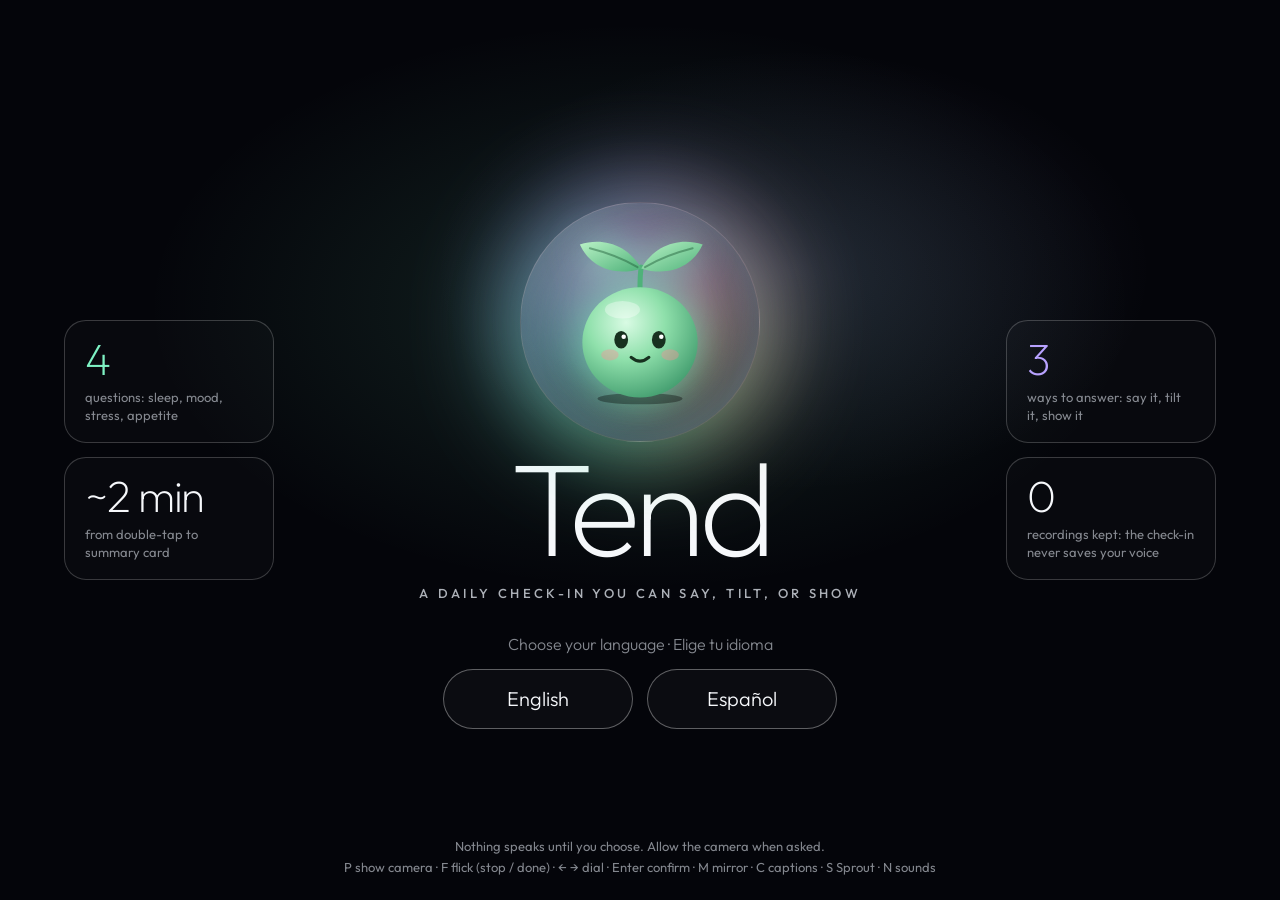
<file: hud.html>
<!doctype html>
<html lang="en">
<head>
<meta charset="utf-8">
<meta name="viewport" content="width=device-width, initial-scale=1">
<title>Tend HUD</title>
<link rel="preconnect" href="https://fonts.googleapis.com">
<link rel="preconnect" href="https://fonts.gstatic.com" crossorigin>
<link href="https://fonts.googleapis.com/css2?family=Outfit:wght@200;300;400;500;600&display=swap" rel="stylesheet">
<style>
  :root {
    --bg: #04050a;
    --ink: #f6f8fb; --dim: rgba(232,238,246,.74); --quiet: rgba(232,238,246,.56);
    --glass: rgba(8,10,16,.72); --glass-hi: rgba(12,15,24,.8);
    --line: rgba(255,255,255,.20); --line-hi: rgba(255,255,255,.34);
    --mint: #7ef2c4; --mint-soft: rgba(126,242,196,.16);
    --violet: #b8a2ff; --violet-soft: rgba(184,162,255,.16);
    --accent: var(--mint);
    --good: #8ff0b5; --mid: #ffd58a; --flag: #ff9f9f; --live: #ff6b6b;
    --r-lg: 26px; --r-md: 18px;
    --font: "Outfit", ui-sans-serif, -apple-system, "SF Pro Display", "Segoe UI", system-ui, "Helvetica Neue", Arial, sans-serif;
  }
  * { box-sizing: border-box; margin: 0; }
  html, body { height: 100%; background: var(--bg); color: var(--ink);
    font: 400 15px/1.4 var(--font); overflow: hidden; -webkit-font-smoothing: antialiased; }
  video { position: fixed; inset: 0; width: 100%; height: 100%; object-fit: cover; }
  video.mirror { transform: scaleX(-1); }
  /* darkens edges so the glass panels always sit on a calmer area of the frame */
  .vignette { position: fixed; inset: 0; pointer-events: none;
    background:
      radial-gradient(ellipse at center, transparent 50%, rgba(2,3,8,.62) 100%),
      linear-gradient(180deg, rgba(2,3,8,.42) 0, transparent 120px, transparent calc(100% - 170px), rgba(2,3,8,.5) 100%); }
  .glass { background: var(--glass); backdrop-filter: blur(22px) saturate(1.35);
    -webkit-backdrop-filter: blur(22px) saturate(1.35); border: 1px solid var(--line); border-radius: var(--r-lg);
    box-shadow: inset 0 1px 0 rgba(255,255,255,.08), 0 10px 40px rgba(0,0,0,.28); }

  /* ---------------------------------------------------------------- top bar */
  .top { position: fixed; top: 18px; left: 18px; right: 18px; display: flex; gap: 10px; align-items: center; }
  .brand { padding: 7px 18px 7px 8px; display: flex; align-items: center; gap: 10px; border-radius: 999px;
    font-size: 20px; font-weight: 300; letter-spacing: .01em; }
  .brand .mark { width: 30px; height: 30px; border-radius: 50%; display: grid; place-items: center;
    background: radial-gradient(circle at 35% 30%, #e6fff2, #7ef2c4 45%, #2f9c74); box-shadow: 0 0 18px rgba(126,242,196,.5); }
  .brand .mark svg { width: 16px; height: 16px; }
  .brand small { font-size: 13px; font-weight: 400; color: var(--quiet); }
  .pill { padding: 9px 16px; display: flex; align-items: center; gap: 9px; font-size: 14px; color: var(--dim);
    border-radius: 999px; transition: border-color .25s, color .25s; }
  .dot { width: 9px; height: 9px; border-radius: 50%; background: #6b7380; flex: none; }
  .pill.on { color: var(--ink); border-color: rgba(255,107,107,.55); }
  .pill.on .dot { background: var(--live); box-shadow: 0 0 0 0 rgba(255,107,107,.7); animation: pulse 1.4s infinite; }
  @keyframes pulse { 70% { box-shadow: 0 0 0 9px rgba(255,107,107,0); } 100% { box-shadow: 0 0 0 0 rgba(255,107,107,0); } }
  .spacer { flex: 1; }
  .dash { color: var(--ink); text-decoration: none; }
  .dash:hover, .dash:focus-visible { border-color: var(--mint); box-shadow: 0 0 22px rgba(126,242,196,.25); outline: none; }
  .ico { width: 15px; height: 15px; flex: none; stroke: currentColor; fill: none; stroke-width: 1.6;
    stroke-linecap: round; stroke-linejoin: round; opacity: .85; }
  select { background: transparent; color: var(--ink); border: 0; font: inherit; font-size: 14px; max-width: 220px; outline: none; }
  select option { color: #000; }
  .conn .dot { background: var(--mid); }
  .conn.ok .dot { background: var(--good); box-shadow: 0 0 10px rgba(143,240,181,.7); }

  /* ---------------------------------------------------------------- topic rail */
  .rail { position: fixed; left: 18px; top: 50%; transform: translateY(-58%); padding: 10px; width: 232px; }
  .topic { display: flex; align-items: center; gap: 11px; padding: 10px 12px; border-radius: var(--r-md);
    color: var(--dim); font-size: 16px; font-weight: 400; text-transform: capitalize; border: 1px solid transparent; }
  .topic + .topic { margin-top: 2px; }
  .topic .n { width: 26px; height: 26px; border-radius: 50%; border: 1px solid var(--line-hi); flex: none;
    display: grid; place-items: center; font-size: 13px; font-weight: 300; }
  .topic .lvl { margin-left: auto; font-size: 13px; text-transform: none; white-space: nowrap; color: var(--quiet); }
  .topic.now { background: var(--mint-soft); border-color: rgba(126,242,196,.45); color: var(--ink); }
  .topic.now .n { border-color: var(--mint); color: var(--mint); box-shadow: 0 0 12px rgba(126,242,196,.45); }
  .topic.done { color: var(--ink); }
  .topic.done .n { background: var(--mint); color: #062317; border-color: transparent; font-weight: 600; }
  /* tone is carried by a glyph + the level word, not colour alone */
  .lvl.good { color: var(--good); } .lvl.mid { color: var(--mid); }
  .lvl.flag { color: var(--flag); padding: 1px 8px; border: 1px solid rgba(255,159,159,.55); border-radius: 999px; }
  .lvl.good::before { content: "● "; font-size: 9px; vertical-align: 2px; }
  .lvl.mid::before { content: "◐ "; font-size: 10px; vertical-align: 1px; }
  .lvl.flag::before { content: "! "; font-weight: 600; }
  .topic .cam { display: inline-flex; color: var(--violet); }

  /* ---------------------------------------------------------------- cards */
  .cards { position: fixed; right: 18px; top: 82px; bottom: 172px; width: 320px; display: flex;
    flex-direction: column; gap: 10px; overflow: hidden; }
  .card { padding: 14px 18px 15px; border-radius: 22px; box-shadow: inset 0 1px 0 rgba(255,255,255,.08); animation: in .35s ease-out both;
    transition: opacity .25s, transform .25s, border-color .25s; flex: none; }
  .card.sel { border-color: rgba(126,242,196,.7); box-shadow: inset 0 0 0 1px rgba(126,242,196,.35), inset 0 0 26px rgba(126,242,196,.12); }
  .card h3 { display: flex; align-items: center; gap: 8px; font-size: 13px; font-weight: 500; color: var(--dim);
    margin-bottom: 4px; }
  .card h3::before { content: ""; width: 7px; height: 7px; border-radius: 50%; background: var(--mint); box-shadow: 0 0 10px var(--mint); }
  .card.camera h3::before { background: var(--violet); box-shadow: 0 0 10px var(--violet); }
  .card.alert { border-color: rgba(255,159,159,.6); background: rgba(40,10,14,.7); }
  .card.alert h3 { color: var(--flag); }
  .card.alert h3::before { background: var(--flag); box-shadow: 0 0 10px var(--flag); }
  .card p { color: var(--ink); font-size: 15px; font-weight: 400; line-height: 1.35; }
  .card p.big { font-size: 30px; font-weight: 200; line-height: 1.1; letter-spacing: -.01em; }
  .card .meta { margin-top: 7px; font-size: 13px; color: var(--quiet); }
  @keyframes in { from { opacity: 0; transform: translateX(16px); } }

  /* ---------------------------------------------------------------- wrist dial */
  .dial { position: fixed; left: 50%; top: 50%; transform: translate(-50%, -50%);
    width: min(580px, calc(100vw - 720px)); min-width: 440px; padding: 20px 20px 18px; text-align: center; display: none;
    border-radius: 30px; background: var(--glass-hi); }
  .dial.show { display: block; animation: dialIn .3s ease-out both; }
  .dial.paused .opts { opacity: .35; filter: saturate(.4); transition: opacity .2s; }
  .dial.paused .opt.fill::before { animation: none; transform: scaleX(0); }
  @keyframes dialIn { from { opacity: 0; transform: translate(-50%, -46%); } }
  .dial .q { color: var(--dim); font-size: 15px; margin-bottom: 14px; }
  /* typed answer ("tell me more" → type it) */
  .typebox { position: fixed; left: 50%; top: 50%; transform: translate(-50%, -50%); z-index: 6;
    width: min(580px, calc(100vw - 720px)); min-width: 440px; padding: 20px; border-radius: 30px;
    background: var(--glass-hi); display: none; text-align: center; }
  .typebox.show { display: block; animation: dialIn .3s ease-out both; }
  .typebox .q { color: var(--ink); font-size: 17px; margin-bottom: 12px; }
  .typebox textarea { width: 100%; box-sizing: border-box; resize: none; font: inherit; font-size: 18px; line-height: 1.4;
    color: var(--ink); background: rgba(255,255,255,.05); border: 1px solid var(--mint); border-radius: 18px;
    padding: 14px 16px; outline: none; }
  .typebox .hint { margin-top: 10px; font-size: 12.5px; color: var(--quiet); }
  .opts { display: flex; gap: 8px; }
  .opt { flex: 1; padding: 16px 6px 17px; border-radius: 20px; border: 1px solid var(--line); color: var(--dim);
    font-size: 26px; font-weight: 200; letter-spacing: -.01em; text-transform: capitalize;
    transition: all .15s; position: relative; overflow: hidden; }
  .opt span { position: relative; }
  .opt.fill::before { content: ""; position: absolute; inset: 0;
    background: linear-gradient(90deg, rgba(126,242,196,.18), rgba(126,242,196,.42));
    transform-origin: left; animation: fill var(--dwell) linear forwards; }
  .opt.skip { flex: .72; border-style: dashed; font-size: 15px; font-weight: 400; text-transform: none; align-self: stretch;
    display: grid; place-items: center; }
  .opt.hot { border-color: var(--mint); color: var(--ink); background: var(--mint-soft); transform: scale(1.04);
    box-shadow: 0 0 26px rgba(126,242,196,.28); font-weight: 300; }
  .opt.chosen { border-color: var(--good); color: #fff; background: rgba(143,240,181,.34); transform: scale(1.08);
    box-shadow: 0 0 34px rgba(143,240,181,.5); font-weight: 300; }
  @keyframes fill { from { transform: scaleX(0); } to { transform: scaleX(1); } }
  .dial .hint { margin-top: 14px; font-size: 13px; color: var(--quiet); }

  /* ---------------------------------------------------------------- captions */
  .caps { position: fixed; left: 50%; bottom: 22px; transform: translateX(-50%); width: min(760px, calc(100vw - 540px));
    min-width: 420px; display: flex; flex-direction: column; gap: 8px; align-items: center; }
  .cap { padding: 11px 20px 12px; max-width: 100%; border-radius: 22px; font-size: 18px; font-weight: 300;
    line-height: 1.35; animation: in .25s ease-out both; }
  .cap b { font-size: 13px; font-weight: 500; margin-right: 10px; color: var(--violet); vertical-align: 1px; }
  .cap.you b { color: var(--mint); }

  /* ---------------------------------------------------------------- wrist meter + shutter */
  .wrist { position: fixed; left: 18px; bottom: 22px; padding: 12px 16px 13px; font-size: 13px; color: var(--dim);
    width: 232px; border-radius: 22px; }
  .wrist .row { display: flex; justify-content: space-between; gap: 8px; }
  .wrist #wristTxt { color: var(--ink); font-variant-numeric: tabular-nums; }
  .bar { height: 2px; border-radius: 2px; background: linear-gradient(90deg, rgba(255,255,255,.08), rgba(255,255,255,.3), rgba(255,255,255,.08));
    position: relative; margin: 10px 0 10px; }
  .bar::after { content: ""; position: absolute; left: 50%; top: -4px; width: 1px; height: 10px; background: rgba(255,255,255,.35); }
  .bar i { position: absolute; top: -5px; width: 12px; height: 12px; border-radius: 50%; background: var(--mint);
    box-shadow: 0 0 12px var(--mint); left: 50%; transform: translateX(-50%); transition: left .08s linear; z-index: 1; }
  .wrist .note { font-size: 13px; line-height: 1.3; color: var(--quiet); }
  .shutter { position: fixed; inset: 0; background: #fff; opacity: 0; pointer-events: none; }
  .shutter.go { animation: flash .5s ease-out; }
  @keyframes flash { 0% { opacity: .55; } 100% { opacity: 0; } }

  /* ---------------------------------------------------------------- start / language screen */
  .start { position: fixed; inset: 0; z-index: 9; display: grid; place-items: center; overflow: hidden;
    background:
      radial-gradient(ellipse 55% 45% at 50% 34%, rgba(126,242,196,.13), transparent 70%),
      radial-gradient(ellipse 40% 35% at 62% 30%, rgba(184,162,255,.12), transparent 70%),
      var(--bg); }
  .hero { text-align: center; display: flex; flex-direction: column; align-items: center; position: relative; }
  .orb { position: relative; width: 300px; height: 280px; display: grid; place-items: center; margin-bottom: -6px; }
  .orb .halo { position: absolute; left: 50%; top: 54%; width: 270px; height: 270px; margin: -135px 0 0 -135px; border-radius: 50%;
    background: conic-gradient(from 200deg, #7ef2c4, #8fd3ff, #b8a2ff, #ffb3d9, #ffe1a8, #7ef2c4);
    filter: blur(46px); opacity: .55; animation: spin 18s linear infinite; }
  .orb .glassball { position: absolute; left: 50%; top: 54%; width: 240px; height: 240px; margin: -120px 0 0 -120px; border-radius: 50%;
    background: radial-gradient(circle at 32% 26%, rgba(255,255,255,.22), rgba(255,255,255,.03) 42%, rgba(4,5,10,.25) 72%);
    border: 1px solid rgba(255,255,255,.22);
    box-shadow: inset 0 0 40px rgba(126,242,196,.18), inset 0 -18px 50px rgba(184,162,255,.22), 0 0 80px rgba(126,242,196,.18); }
  @keyframes spin { to { transform: rotate(360deg); } }
  .start .sprout { position: relative; left: auto; bottom: auto; width: auto; --glow: rgba(126,242,196,.55); }
  .start .sp-fig { width: 176px; height: 188px; }
  .start .sp-label, .start .sp-think { display: none; }
  .pick-title { font-size: clamp(84px, 11vw, 132px); font-weight: 200; letter-spacing: -.045em; line-height: .95; color: var(--ink); }
  .tagline { margin-top: 14px; font-size: 13px; font-weight: 500; letter-spacing: .26em; text-transform: uppercase; color: var(--dim); }
  .pick-sub { color: var(--quiet); margin: 30px 0 14px; font-size: 16px; font-weight: 300; }
  .pick-row { display: flex; gap: 14px; justify-content: center; flex-wrap: wrap; }
  .start button.lang { font: inherit; font-size: 20px; font-weight: 300; min-width: 190px; padding: 15px 30px; border-radius: 999px;
    border: 1px solid var(--line-hi); background: rgba(255,255,255,.03); color: var(--ink); cursor: pointer;
    transition: border-color .2s, box-shadow .2s, background .2s; }
  .start button.lang:hover, .start button.lang:focus-visible { border-color: var(--mint); background: var(--mint-soft);
    box-shadow: 0 0 0 4px rgba(126,242,196,.12), 0 0 36px rgba(126,242,196,.35); outline: none; }
  .start .keys { position: absolute; left: 0; right: 0; bottom: 22px; color: var(--quiet); font-size: 13px; text-align: center; line-height: 1.6; }
  /* thin outlined stat tiles flanking the hero (wide screens only) */
  .facts { position: absolute; top: 50%; left: 0; right: 0; transform: translateY(-50%); display: flex;
    justify-content: space-between; padding: 0 clamp(28px, 5vw, 80px); pointer-events: none; }
  .facts > div { display: flex; flex-direction: column; gap: 14px; }
  .fact { width: 210px; padding: 16px 20px 18px; border: 1px solid var(--line); border-radius: 22px; background: rgba(255,255,255,.02); text-align: left; }
  .fact b { display: block; font-size: 44px; font-weight: 200; letter-spacing: -.03em; line-height: 1; }
  .fact span { display: block; margin-top: 8px; font-size: 13px; color: var(--quiet); line-height: 1.35; }
  .fact.v b { color: var(--violet); } .fact.m b { color: var(--mint); }
  @media (max-width: 1180px) { .facts { display: none; } }
  @media (max-height: 760px) { .orb { transform: scale(.82); margin: -26px 0 -30px; } .pick-sub { margin-top: 22px; } }

  /* ---------------------------------------------------------------- Sprout (bottom-left, between the rail and the wrist meter) */
  .sprout { position: fixed; left: 18px; bottom: 130px; width: 232px; display: flex; flex-direction: column;
    align-items: center; gap: 4px; pointer-events: none; --glow: rgba(126,242,196,.42); }
  .sp-fig { position: relative; width: 120px; height: 128px; transform-origin: 50% 100%; }
  .sp-fig svg { width: 100%; height: 100%; overflow: visible; filter: drop-shadow(0 0 18px var(--glow)); transition: filter .6s; }
  .sp-fig svg * { transform-box: fill-box; }
  .sp-lean { transform-origin: 50% 100%; transition: transform .5s cubic-bezier(.3,.7,.3,1); }
  .sp-leaf { transition: transform .45s cubic-bezier(.3,.7,.3,1); }
  .sp-leaf.l { transform-origin: 100% 85%; } .sp-leaf.r { transform-origin: 0% 85%; }
  .sp-eyes { transform-origin: 50% 50%; transition: transform .4s; }
  .sp-eye { transform-origin: 50% 50%; animation: sp-blink 5.5s infinite; }
  .sp-eye.r { animation-delay: .02s; }
  .sp-smile, .sp-open, .sp-soft { transition: opacity .2s; }
  .sp-open { opacity: 0; transform-origin: 50% 30%; }
  .sp-soft { opacity: 0; }
  .sp-ring { opacity: 0; transform-origin: 50% 50%; }
  .sp-body-warm { opacity: 0; transition: opacity .6s; }
  .sp-label { padding: 6px 16px 7px; font-size: 14px; font-weight: 400; color: var(--dim); border-radius: 999px;
    display: flex; align-items: center; gap: 8px; transition: color .3s, border-color .3s; white-space: nowrap; }
  .sp-label::before { content: ""; width: 7px; height: 7px; border-radius: 50%; background: currentColor; opacity: .9; }
  .sp-think { position: absolute; right: -30px; top: 6px; padding: 7px 9px; display: flex; gap: 5px;
    border-radius: 999px; opacity: 0; transform: scale(.7); transition: opacity .3s, transform .3s; }
  .sp-think::after { content: ""; position: absolute; left: 2px; bottom: -9px; width: 9px; height: 9px;
    border-radius: 50%; background: var(--glass); border: 1px solid var(--line); }
  .sp-think i { width: 8px; height: 8px; border-radius: 50%; background: var(--violet); opacity: .3;
    animation: sp-dot 1.3s infinite ease-in-out; }
  .sp-think i:nth-child(2) { animation-delay: .2s; } .sp-think i:nth-child(3) { animation-delay: .4s; }

  .sprout.idle .sp-fig { animation: sp-breathe 4.2s ease-in-out infinite; }
  .sprout.listening { --glow: rgba(126,242,196,.62); }
  .sprout.listening .sp-lean { transform: rotate(6deg); }
  .sprout.listening .sp-leaf.l { transform: rotate(16deg); }
  .sprout.listening .sp-leaf.r { transform: rotate(-16deg); }
  .sprout.listening .sp-ring { animation: sp-ring 2.2s ease-out infinite; }
  .sprout.listening .sp-label { color: var(--mint); border-color: rgba(126,242,196,.55); }
  .sprout.thinking { --glow: rgba(184,162,255,.5); }
  .sprout.thinking .sp-lean { animation: sp-sway 3.2s ease-in-out infinite; }
  .sprout.thinking .sp-eyes { transform: translate(3px, -4px); }
  .sprout.thinking .sp-think { opacity: 1; transform: none; }
  .sprout.thinking .sp-label { color: var(--violet); border-color: rgba(184,162,255,.55); }
  .sprout.speaking { --glow: rgba(184,162,255,.55); }
  .sprout.speaking .sp-fig { animation: sp-bob .8s ease-in-out infinite; }
  .sprout.speaking .sp-smile { opacity: 0; }
  .sprout.speaking .sp-open { opacity: 1; animation: sp-talk .9s infinite; }
  .sprout.speaking .sp-leaf.l { animation: sp-leafl .8s ease-in-out infinite; }
  .sprout.speaking .sp-leaf.r { animation: sp-leafr .8s ease-in-out infinite; }
  .sprout.speaking .sp-label { color: var(--violet); border-color: rgba(184,162,255,.55); }
  .sprout.concern { --glow: rgba(255,200,120,.62); }
  .sprout.concern .sp-body-warm { opacity: 1; }
  .sprout.concern .sp-leaf.l { transform: rotate(-8deg); }
  .sprout.concern .sp-leaf.r { transform: rotate(8deg); }
  .sprout.concern .sp-eyes { transform: translateY(2px) scaleY(.78); }
  .sprout.concern .sp-eye { animation-duration: 7s; }
  .sprout.concern .sp-smile { opacity: 0; }
  .sprout.concern .sp-soft { opacity: 1; }
  .sprout.concern .sp-label { color: var(--mid); border-color: rgba(255,213,138,.6); }
  /* stretch: after a still stretch of time; leaves reach up, body grows a little taller (static if reduced motion) */
  .sprout.stretch { --glow: rgba(126,242,196,.6); }
  .sprout.stretch .sp-lean { transform: scale(.96, 1.07); animation: sp-stretch 3.2s ease-in-out infinite; }
  .sprout.stretch .sp-leaf.l { transform: rotate(30deg); animation: sp-reachl 3.2s ease-in-out infinite; }
  .sprout.stretch .sp-leaf.r { transform: rotate(-30deg); animation: sp-reachr 3.2s ease-in-out infinite; }
  .sprout.stretch .sp-eyes { transform: scaleY(.3); }
  .sprout.stretch .sp-label { color: var(--mint); border-color: rgba(126,242,196,.55); }
  /* cheer: a short happy hop after the wrist moved again */
  .sprout.cheer { --glow: rgba(126,242,196,.75); }
  .sprout.cheer .sp-fig { animation: sp-hop .55s ease-in-out 4; }
  .sprout.cheer .sp-leaf.l { transform: rotate(24deg); }
  .sprout.cheer .sp-leaf.r { transform: rotate(-24deg); }
  .sprout.cheer .sp-eyes { transform: scaleY(.3); }
  .sprout.cheer .sp-label { color: var(--mint); border-color: rgba(126,242,196,.55); }

  @keyframes sp-breathe { 50% { transform: scale(1.035, 1.02); } }
  @keyframes sp-blink { 0%, 93%, 100% { transform: scaleY(1); } 95.5% { transform: scaleY(.1); } }
  @keyframes sp-ring { 0% { opacity: .7; transform: scale(.92); } 100% { opacity: 0; transform: scale(1.18); } }
  @keyframes sp-sway { 0%, 100% { transform: rotate(-4deg); } 50% { transform: rotate(4deg); } }
  @keyframes sp-bob { 0%, 100% { transform: translateY(0); } 50% { transform: translateY(-5px); } }
  @keyframes sp-talk { 0% { transform: scaleY(.35); } 22% { transform: scaleY(1); } 40% { transform: scaleY(.5); }
    58% { transform: scaleY(.9); } 78% { transform: scaleY(.3); } 100% { transform: scaleY(.35); } }
  @keyframes sp-leafl { 50% { transform: rotate(7deg); } }
  @keyframes sp-leafr { 50% { transform: rotate(-7deg); } }
  @keyframes sp-stretch { 0%, 100% { transform: scale(1, 1); } 45%, 70% { transform: scale(.96, 1.07); } }
  @keyframes sp-reachl { 0%, 100% { transform: rotate(4deg); } 45%, 70% { transform: rotate(34deg); } }
  @keyframes sp-reachr { 0%, 100% { transform: rotate(-4deg); } 45%, 70% { transform: rotate(-34deg); } }
  @keyframes sp-hop { 0%, 100% { transform: translateY(0); } 45% { transform: translateY(-10px) scale(.98, 1.03); } }
  @keyframes sp-dot { 0%, 100% { opacity: .3; transform: translateY(0); } 40% { opacity: 1; transform: translateY(-3px); } }
  @media (max-height: 760px) {
    .sprout:not(.hero-sprout) { transform: scale(.78); transform-origin: 0 100%; }
    .rail { transform: translateY(-64%); } .topic { padding: 8px 12px; }
  }
  @media (prefers-reduced-motion: reduce) { * { animation: none !important; transition: none !important; } }
</style>
</head>
<body>
<video id="cam" autoplay playsinline muted class="mirror"></video>
<div class="vignette"></div>
<div class="shutter" id="shutter"></div>

<div class="top">
  <div class="brand glass"><span class="mark"><svg viewBox="0 0 16 16" aria-hidden="true"><path d="M8 14V7.5M8 8C6.5 5 4 4.2 2 4.6 2.6 7 5 8.4 8 8Zm0 0c1.5-3 4-3.8 6-3.4C13.4 7 11 8.4 8 8Z" fill="#0b3a27" stroke="#0b3a27" stroke-width="1" stroke-linejoin="round"/></svg></span>Tend<small>daily check-in</small></div>
  <div class="pill glass" id="listen"><span class="dot"></span><span id="listenTxt">idle</span></div>
  <div class="spacer"></div>
  <a class="pill glass dash" href="/dashboard" target="_blank" rel="noopener" title="Clinician dashboard (new tab)">
    <svg class="ico" viewBox="0 0 16 16" aria-hidden="true"><rect x="2" y="2" width="5" height="6" rx="1.5"/><rect x="9" y="2" width="5" height="3.5" rx="1.5"/><rect x="2" y="10" width="5" height="4" rx="1.5"/><rect x="9" y="7.5" width="5" height="6.5" rx="1.5"/></svg>Dashboard ↗</a>
  <div class="pill glass"><svg class="ico" viewBox="0 0 16 16" aria-hidden="true"><path d="M2 5.5A1.5 1.5 0 0 1 3.5 4h1.6l1.2-1.6h3.4L10.9 4h1.6A1.5 1.5 0 0 1 14 5.5v6A1.5 1.5 0 0 1 12.5 13h-9A1.5 1.5 0 0 1 2 11.5z"/><circle cx="8" cy="8.4" r="2.4"/></svg><select id="camSel" title="Camera"></select></div>
  <div class="pill glass conn" id="conn"><span class="dot"></span><span id="connTxt">connecting</span></div>
</div>

<div class="rail glass" id="rail"></div>
<div class="cards" id="cards"></div>

<div class="dial glass" id="dial">
  <div class="q" id="dialQ">Tilt your wrist to choose</div>
  <div class="opts" id="opts"></div>
  <div class="hint" id="dialHint">Tilt to choose · far left skips · hold or double-tap to confirm · or just say it</div>
</div>

<div class="typebox glass" id="typebox" role="dialog" aria-label="Type your answer">
  <div class="q" id="typeQ">Tell me more</div>
  <textarea id="typeIn" maxlength="400" rows="3" placeholder="Type here…"></textarea>
  <div class="hint">Enter to send · Shift+Enter new line · Esc for no thanks</div>
</div>

<div class="caps" id="caps"></div>

<div class="sprout idle" id="sprout" aria-live="polite">
  <div class="sp-fig">
    <svg viewBox="0 0 140 150" aria-hidden="true">
      <defs>
        <radialGradient id="spBody" cx="38%" cy="32%" r="75%">
          <stop offset="0" stop-color="#d9fbe4"/><stop offset=".45" stop-color="#8fe0ab"/><stop offset="1" stop-color="#3f9a6c"/>
        </radialGradient>
        <radialGradient id="spWarm" cx="38%" cy="32%" r="75%">
          <stop offset="0" stop-color="#fff1d6"/><stop offset=".45" stop-color="#f3cf8e"/><stop offset="1" stop-color="#b98a46"/>
        </radialGradient>
        <linearGradient id="spLeaf" x1="0" y1="0" x2="1" y2="1">
          <stop offset="0" stop-color="#b9f2c6"/><stop offset="1" stop-color="#4fb27a"/>
        </linearGradient>
      </defs>
      <ellipse cx="70" cy="145" rx="34" ry="4.5" fill="rgba(0,0,0,.35)"/>
      <g class="sp-lean">
        <circle class="sp-ring" cx="70" cy="98" r="50" fill="none" stroke="#9be7b0" stroke-width="2.5"/>
        <path d="M70 56 C70 50 70 46 71 40" stroke="#4fb27a" stroke-width="4" stroke-linecap="round" fill="none"/>
        <g class="sp-leaf l"><path d="M71 41 C60 22 40 16 22 22 C30 40 50 48 71 41 Z" fill="url(#spLeaf)"/>
          <path d="M68 40 C56 33 42 28 30 25" stroke="rgba(30,90,55,.45)" stroke-width="1.6" fill="none" stroke-linecap="round"/></g>
        <g class="sp-leaf r"><path d="M71 41 C82 22 102 16 120 22 C112 40 92 48 71 41 Z" fill="url(#spLeaf)"/>
          <path d="M74 40 C86 33 100 28 112 25" stroke="rgba(30,90,55,.45)" stroke-width="1.6" fill="none" stroke-linecap="round"/></g>
        <ellipse cx="70" cy="100" rx="46" ry="44" fill="url(#spBody)"/>
        <ellipse class="sp-body-warm" cx="70" cy="100" rx="46" ry="44" fill="url(#spWarm)"/>
        <ellipse cx="56" cy="74" rx="14" ry="7" fill="rgba(255,255,255,.35)"/>
        <ellipse cx="46" cy="110" rx="7" ry="4.5" fill="rgba(255,140,150,.38)"/>
        <ellipse cx="94" cy="110" rx="7" ry="4.5" fill="rgba(255,140,150,.38)"/>
        <g class="sp-eyes">
          <g class="sp-eye l"><ellipse cx="55" cy="98" rx="5.5" ry="7" fill="#17311f"/><circle cx="57" cy="95.5" r="1.8" fill="#fff"/></g>
          <g class="sp-eye r"><ellipse cx="85" cy="98" rx="5.5" ry="7" fill="#17311f"/><circle cx="87" cy="95.5" r="1.8" fill="#fff"/></g>
        </g>
        <path class="sp-smile" d="M63 112 Q70 118 77 112" stroke="#17311f" stroke-width="2.6" fill="none" stroke-linecap="round"/>
        <ellipse class="sp-open" cx="70" cy="114" rx="6" ry="5" fill="#17311f"/>
        <path class="sp-soft" d="M64 114 Q70 116.5 76 114" stroke="#3a2a12" stroke-width="2.4" fill="none" stroke-linecap="round"/>
      </g>
    </svg>
    <div class="sp-think glass" aria-hidden="true"><i></i><i></i><i></i></div>
  </div>
  <div class="sp-label glass" id="spLabel">ready</div>
</div>

<div class="wrist glass">
  <div class="row"><span>Wrist</span><span id="wristTxt">no band</span></div>
  <div class="bar"><i id="rollDot"></i></div>
  <div class="note">Images go out only when you show something, and are never stored.</div>
</div>

<div class="start" id="start">
  <div class="facts" aria-hidden="true">
    <div>
      <div class="fact m"><b>4</b><span>questions: sleep, mood, stress, appetite</span></div>
      <div class="fact"><b>~2 min</b><span>from double-tap to summary card</span></div>
    </div>
    <div>
      <div class="fact v"><b>3</b><span>ways to answer: say it, tilt it, show it</span></div>
      <div class="fact"><b>0</b><span>recordings kept: the check-in never saves your voice</span></div>
    </div>
  </div>
  <div class="hero">
    <div class="orb"><div class="halo"></div><div class="glassball"></div><div id="heroSprout"></div></div>
    <h1 class="pick-title">Tend</h1>
    <div class="tagline">A daily check-in you can say, tilt, or show</div>
    <div class="pick-sub">Choose your language · Elige tu idioma</div>
    <div class="pick-row">
      <button class="lang" data-lang="en">English</button>
      <button class="lang" data-lang="es">Español</button>
    </div>
  </div>
  <p class="keys">Nothing speaks until you choose. Allow the camera when asked.<br>P show camera · F flick (stop / done) · ← → dial · Enter confirm · M mirror · C captions · S Sprout · N sounds</p>
</div>

<script>
const TOPICS = ["sleep", "mood", "stress", "appetite"];
const LEVEL_TONE = { good: "good", normal: "good", low: "flag", poor: "flag", high: "flag",
  less_than_usual: "flag", more_than_usual: "flag", fair: "mid", okay: "mid", medium: "mid" };
const $ = id => document.getElementById(id);
const video = $("cam");
let ws = null, stream = null, state = { topic: null, topics: {}, shown: {} };
let cards = [], selected = -1;

// Start screen hero: the same Sprout drawing, scaled up (a decorative copy; the HUD's own #sprout is untouched)
(() => {
  const host = $("heroSprout"), fig = document.querySelector("#sprout .sp-fig");
  if (!host || !fig) return;
  const wrap = document.createElement("div");
  wrap.className = "sprout idle hero-sprout";
  wrap.setAttribute("aria-hidden", "true");
  wrap.appendChild(fig.cloneNode(true));
  wrap.querySelectorAll("[id]").forEach(el => el.removeAttribute("id"));   // gradients resolve to the HUD's defs
  host.appendChild(wrap);
})();

// ------------------------------------------------------------ camera
async function listCameras() {
  const devs = (await navigator.mediaDevices.enumerateDevices()).filter(d => d.kind === "videoinput");
  const sel = $("camSel"), cur = sel.value;
  sel.innerHTML = devs.map((d, i) => `<option value="${esc(d.deviceId)}">${esc(d.label || "Camera " + (i + 1))}</option>`).join("");
  if (cur) sel.value = cur;
}
async function startCamera(deviceId) {
  if (stream) stream.getTracks().forEach(t => t.stop());
  stream = await navigator.mediaDevices.getUserMedia({
    video: deviceId ? { deviceId: { exact: deviceId }, width: 1280 } : { width: 1280 }, audio: false });
  video.srcObject = stream;
  await listCameras();
  const label = stream.getVideoTracks()[0].label.toLowerCase();
  video.classList.toggle("mirror", !/iphone|continuity|back/.test(label));   // a phone camera points away: no mirror
}
$("camSel").onchange = e => startCamera(e.target.value);
// ------------------------------------------------------------ sound effects (sounds/*.mp3, made once by make_sounds.py)
const SFX = {};
["confirm", "skip", "streak", "stop"].forEach(n => { const a = new Audio(`sounds/${n}.mp3`); a.preload = "auto"; a.volume = 0.5; SFX[n] = a; });
let sfxOn = true;
try { sfxOn = localStorage.getItem("tend_sfx") !== "off"; } catch (e) {}
function sfx(n) {
  const a = SFX[n];
  if (!sfxOn || !a) return;
  try { a.currentTime = 0; const p = a.play(); if (p && p.catch) p.catch(() => {}); } catch (e) {}
}
function unlockSfx() {                          // browsers allow audio only after a user gesture: prime each element silently
  Object.values(SFX).forEach(a => {
    try {
      a.muted = true;
      const p = a.play();
      const done = () => { a.pause(); a.currentTime = 0; a.muted = false; };
      if (p && p.then) p.then(done, () => { a.muted = false; }); else done();
    } catch (e) { a.muted = false; }
  });
}

// Language first: the bot builds its voice pipeline only after this choice, so nothing talks "off the rip".
let chosenLang = null;
function sendBegin() { if (chosenLang && ws && ws.readyState === 1) ws.send(JSON.stringify({ type: "begin", lang: chosenLang })); }
document.querySelectorAll("button.lang").forEach(b => b.onclick = async () => {
  chosenLang = b.dataset.lang;
  unlockSfx();
  sendBegin();                                  // (re)sent on every reconnect too, see connect()
  try { await startCamera(); }
  catch (e) { console.warn("camera blocked: " + e.message); }   // the check-in works without the camera
  $("start").remove();
});

// one small JPEG about every second; the server keeps only the newest, in memory
const canvas = document.createElement("canvas");
setInterval(() => {
  if (!ws || ws.readyState !== 1 || !video.videoWidth || ws.bufferedAmount > 200000) return;
  const w = 640, h = Math.round(640 * video.videoHeight / video.videoWidth);
  canvas.width = w; canvas.height = h;
  canvas.getContext("2d").drawImage(video, 0, 0, w, h);
  canvas.toBlob(b => b && ws && ws.readyState === 1 && ws.send(b), "image/jpeg", 0.7);
}, 1000);

// ------------------------------------------------------------ server link
function connect() {
  ws = new WebSocket(`ws://${location.host}/ws`);
  ws.binaryType = "arraybuffer";
  ws.onopen = () => { $("conn").classList.add("ok"); $("connTxt").textContent = "bot linked"; sendBegin(); };
  ws.onclose = () => { $("conn").classList.remove("ok"); $("connTxt").textContent = "bot offline"; setTimeout(connect, 1500); };
  ws.onmessage = e => { try { handle(JSON.parse(e.data)); } catch (err) { console.warn(err); } };
}
connect();

function handle(m) {
  if (m.type === "state") { Object.assign(state, m); renderRail(); setListening(m.listening); }
  else if (m.type === "caption") caption(m.who, m.text);
  else if (m.type === "card") { if (m.id === "streak") sfx("streak"); addCard(m); }
  else if (m.type === "wrist") wrist(m);
  else if (m.type === "dial") { dial(m); if (m.active) $("dialHint").textContent = m.paused
      ? "Listening… the dial waits while you talk"
      : m.menu === "more"
      ? "Tilt left to say it · right to type it · double-tap for no thanks"
      : "Tilt to choose · far left skips · hold or double-tap to confirm · or just say it"; }
  else if (m.type === "typebox") typebox(m);
  else if (m.type === "flash") { const s = $("shutter"); s.classList.remove("go"); void s.offsetWidth; s.classList.add("go"); }
  else if (m.type === "select") moveSel(m.delta);
  else if (m.type === "avatar") setAvatar(m.state);
  else if (m.type === "gesture") {
    if (String(m.text || "").includes("stopped")) sfx("stop");
    const t = $("listenTxt"), p = $("listen");
    t.textContent = m.text; p.style.borderColor = "var(--accent)";
    clearTimeout(window._gT);
    window._gT = setTimeout(() => { p.style.borderColor = ""; setListening(p.classList.contains("on")); }, 1500);
  }
}

// ------------------------------------------------------------ rendering
const CAM_ICON = '<svg class="ico" viewBox="0 0 16 16" aria-hidden="true"><path d="M2 5.5A1.5 1.5 0 0 1 3.5 4h1.6l1.2-1.6h3.4L10.9 4h1.6A1.5 1.5 0 0 1 14 5.5v6A1.5 1.5 0 0 1 12.5 13h-9A1.5 1.5 0 0 1 2 11.5z"/><circle cx="8" cy="8.4" r="2.4"/></svg>';
const cap1 = s => { s = String(s ?? ""); return s.charAt(0).toUpperCase() + s.slice(1); };
function esc(s) { return String(s ?? "").replace(/[&<>"]/g, c => ({ "&": "&amp;", "<": "&lt;", ">": "&gt;", '"': "&quot;" }[c])); }
function renderRail() {
  $("rail").innerHTML = TOPICS.map((t, i) => {
    const lvl = state.topics?.[t], done = lvl && lvl !== "not_discussed";
    const cls = ["topic", state.topic === t ? "now" : "", done ? "done" : ""].join(" ");
    const cam = state.shown?.[t] ? `<span class="cam" title="photo attached">${CAM_ICON}</span>` : "";
    return `<div class="${cls}"><span class="n">${done ? "✓" : i + 1}</span>${t}${cam}
      <span class="lvl ${LEVEL_TONE[lvl] || ""}">${lvl ? esc(lvl.replaceAll("_", " ")) : ""}</span></div>`;
  }).join("");
}
function setListening(on) {
  $("listen").classList.toggle("on", !!on);
  $("listenTxt").textContent = on ? "mic on · check-in only" : "mic off";
}
function caption(who, text) {
  const box = $("caps");
  const el = document.createElement("div");
  el.className = "cap glass " + (who === "you" ? "you" : "bot");
  el.innerHTML = `<b>${who === "you" ? "You" : "Tend"}</b>${esc(text)}`;
  box.appendChild(el);
  while (box.children.length > 2) box.firstChild.remove();
}
function addCard(c) {
  cards = cards.filter(x => x.id !== c.id);
  cards.unshift(c);
  cards = cards.slice(0, 12);
  selected = 0;
  renderCards();
}
function renderCards() {
  // a one- or two-word answer (a level like "fair") gets the big thin numeral treatment
  $("cards").innerHTML = cards.map((c, i) => {
    const big = c.kind !== "alert" && String(c.body ?? "").length <= 22;
    return `<div class="card glass ${esc(c.kind || "info")} ${i === selected ? "sel" : ""}">
      <h3>${esc(cap1(c.title))}</h3><p class="${big ? "big" : ""}">${esc(cap1(c.body))}</p>${c.meta ? `<div class="meta">${esc(c.meta)}</div>` : ""}</div>`;
  }).join("");
}
function moveSel(d) { if (!cards.length) return; selected = Math.max(0, Math.min(cards.length - 1, selected + d)); renderCards(); }
function wrist(m) {
  $("wristTxt").textContent = `roll ${m.roll.toFixed(0)}°  pitch ${m.pitch.toFixed(0)}°`;
  $("rollDot").style.left = (50 + Math.max(-45, Math.min(45, m.roll)) / 45 * 50) + "%";
}
let lastDialOpts = [];
function dial(m) {
  const d = $("dial");
  clearTimeout(window._dialT);
  if (m.chosen != null) {                       // confirmed: flash the pick green, then hide
    const o = $("opts").children[m.chosen];
    sfx((o ? o.classList.contains("skip") : lastDialOpts[m.chosen] === "skip") ? "skip" : "confirm");
    if (o) { o.className = "opt chosen" + (o.classList.contains("skip") ? " skip" : ""); o.firstChild.textContent = "✓ " + o.firstChild.textContent; }
    window._dialT = setTimeout(() => d.classList.remove("show"), 700);
    return;
  }
  d.classList.toggle("show", !!m.active);
  d.classList.toggle("paused", !!m.paused);
  if (!m.active) return;
  lastDialOpts = m.options || [];
  $("dialQ").textContent = m.question || `How was your ${m.topic}?`;
  $("opts").innerHTML = m.options.map((o, i) => {
    const hot = i === m.index, fill = hot && m.dwell > 0;
    const label = o === "skip" ? "⟵ skip" : o === "say_it" ? "🎙 say it" : o === "type_it" ? "⌨ type it" : o.replaceAll("_", " ");
    return `<div class="opt ${hot ? "hot" : ""} ${fill ? "fill" : ""} ${o === "skip" ? "skip" : ""}" style="--dwell:${m.dwell || 0}s"><span>${esc(label)}</span></div>`;
  }).join("");
}

// ------------------------------------------------------------ Sprout (character)
const AVATAR = { idle: "ready", listening: "listening…", thinking: "thinking…", speaking: "speaking", concern: "here with you",
                 stretch: "time to stretch?", cheer: "nice stretch!" };
const AVATAR_CYCLE = ["idle", "listening", "thinking", "speaking", "concern", "stretch", "cheer"];
let avatarState = "idle", avatarT = null;
function setAvatar(s, force) {
  if (!(s in AVATAR)) return;
  if (avatarState === "concern" && !force) return;        // sticky until reload (S key can leave it in rehearsal)
  clearTimeout(avatarT);
  avatarState = s;
  $("sprout").className = "sprout " + s;
  $("spLabel").textContent = AVATAR[s];
  if (s === "thinking") avatarT = setTimeout(() => setAvatar("idle"), 12000);   // e.g. a silent tool call
  if (s === "cheer") { sfx("confirm"); avatarT = setTimeout(() => setAvatar("idle"), 3000); }
}

let typeTopic = null;
function typebox(m) {
  const box = $("typebox"), inp = $("typeIn");
  if (m.open) {
    typeTopic = m.topic || null;
    $("typeQ").textContent = m.prompt || "Tell me more";
    inp.value = "";
    box.classList.add("show");
    setTimeout(() => inp.focus(), 50);
  } else {
    box.classList.remove("show");
    inp.blur();
  }
}
function sendTyped(text) {
  if (ws && ws.readyState === 1) ws.send(JSON.stringify({ type: "typed", text, topic: typeTopic }));
  typebox({ open: false });
}
$("typeIn").addEventListener("keydown", e => {
  e.stopPropagation();                            // typing must not trigger the HUD's letter keys
  if (e.key === "Enter" && !e.shiftKey) { e.preventDefault(); sendTyped($("typeIn").value.trim()); }
  else if (e.key === "Escape") { e.preventDefault(); sendTyped(""); }
});

document.addEventListener("keydown", e => {
  if (e.target && e.target.closest && e.target.closest("#typebox")) return;
  if (e.key === "m" || e.key === "M") video.classList.toggle("mirror");
  if (e.key === "n" || e.key === "N") {           // sounds on/off
    sfxOn = !sfxOn;
    try { localStorage.setItem("tend_sfx", sfxOn ? "on" : "off"); } catch (err) {}
  }
  if (e.key === "c" || e.key === "C") $("caps").style.display = $("caps").style.display === "none" ? "" : "none";
  if (e.key === "ArrowDown") moveSel(1);
  if (e.key === "ArrowUp") moveSel(-1);
  if (e.key === "s" || e.key === "S")                       // rehearsal: cycle Sprout's states locally
    setAvatar(AVATAR_CYCLE[(AVATAR_CYCLE.indexOf(avatarState) + 1) % AVATAR_CYCLE.length], true);
  // keyboard fallbacks for the band gestures (handy if the band acts up on stage)
  const send = m => ws && ws.readyState === 1 && ws.send(JSON.stringify(m));
  if (e.key === "p" || e.key === "P") send({ type: "show" });
  if (e.key === "f" || e.key === "F") send({ type: "flick" });   // same as a wrist flick
  if (e.key === "t" || e.key === "T") send({ type: "still_test" });   // stillness nudge now (again = "I stretched")
  if (e.key === "ArrowLeft") send({ type: "dial_move", delta: -1 });
  if (e.key === "ArrowRight") send({ type: "dial_move", delta: 1 });
  if (e.key === "Enter") send({ type: "confirm" });
});
renderRail();
</script>
</body>
</html>
</file>
